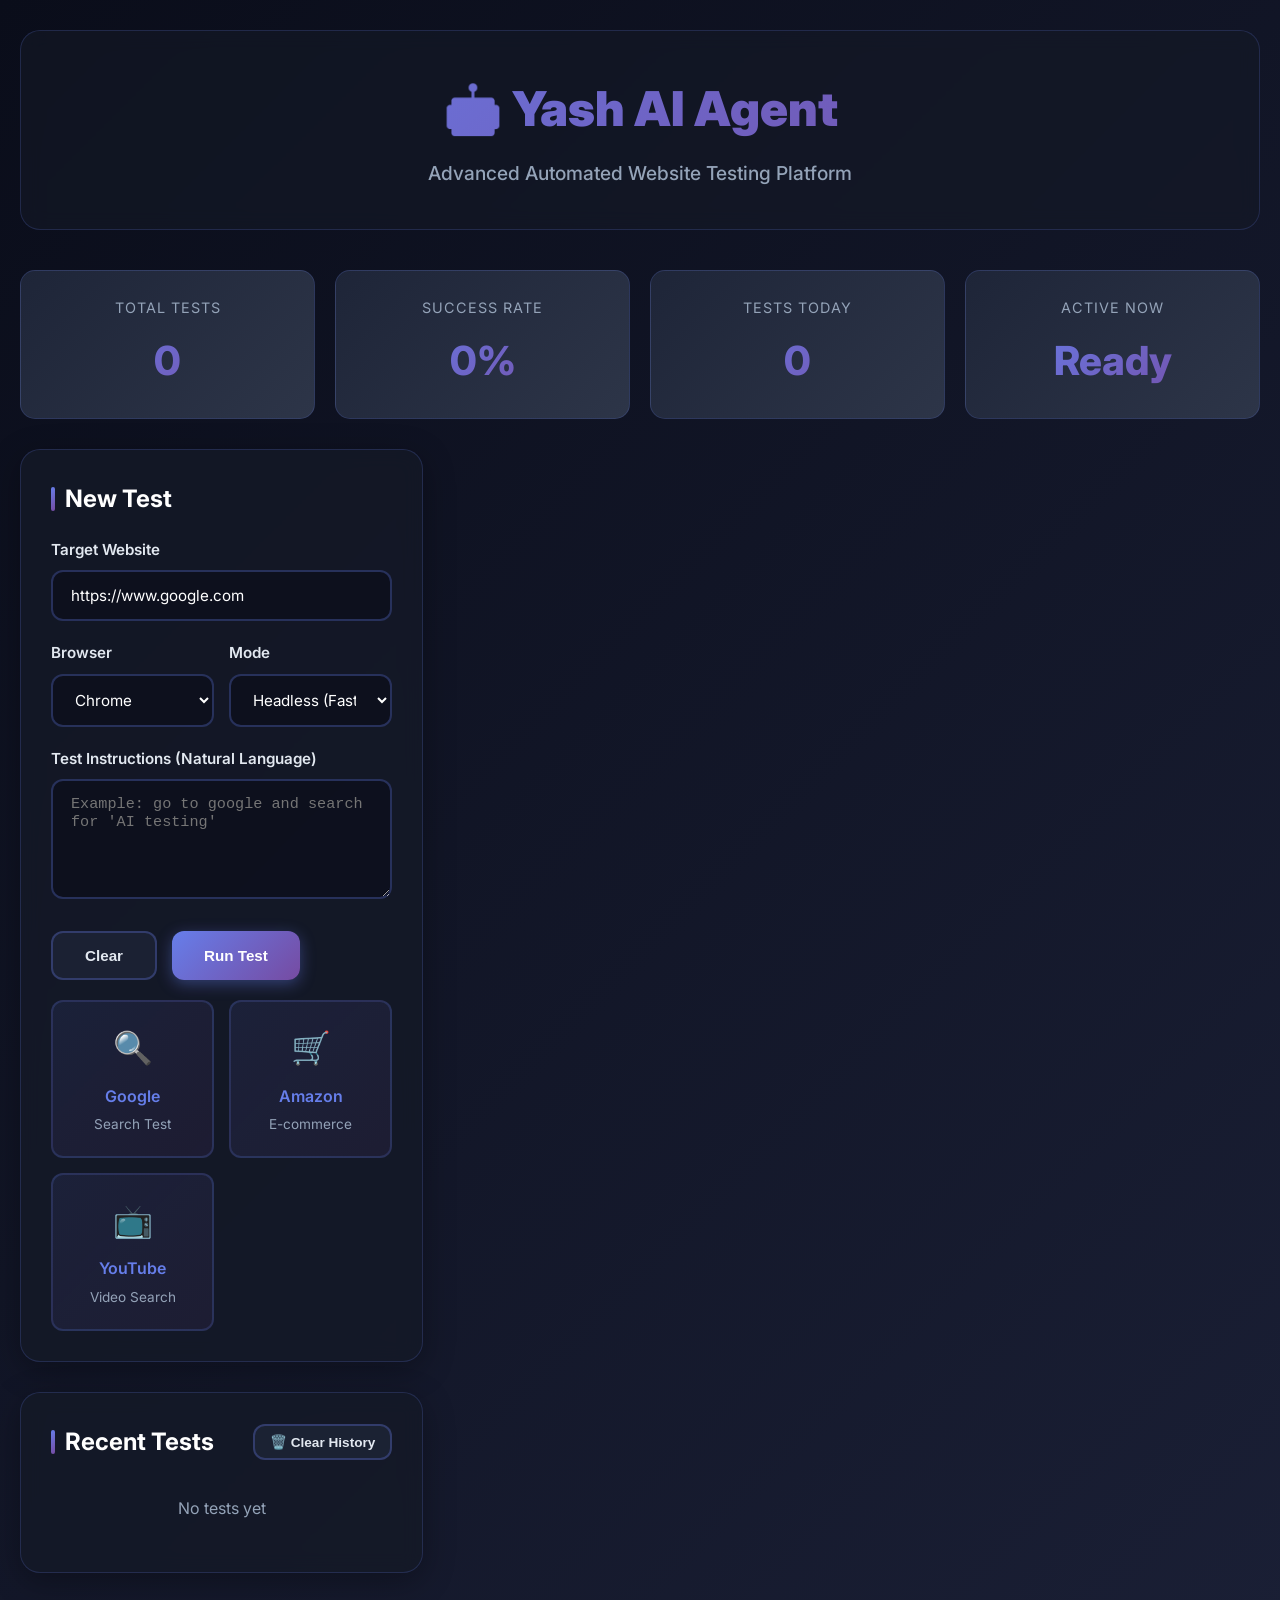
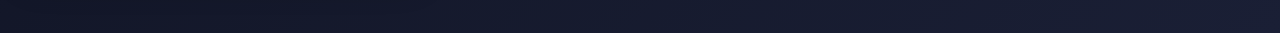
<file: templates/dashboard_advanced.html>
<!DOCTYPE html>
<html lang="en">
<head>
    <meta charset="UTF-8">
    <meta name="viewport" content="width=device-width, initial-scale=1.0">
    <title>QA-Pilot Agent - Advanced Testing Dashboard</title>
    <link href="https://fonts.googleapis.com/css2?family=Inter:wght@300;400;500;600;700;800&display=swap" rel="stylesheet">
    <style>
        * {
            margin: 0;
            padding: 0;
            box-sizing: border-box;
        }

        body {
            font-family: 'Inter', -apple-system, BlinkMacSystemFont, sans-serif;
            background: linear-gradient(135deg, #0a0d1a 0%, #1a1f35 100%);
            color: #ffffff;
            line-height: 1.6;
            min-height: 100vh;
        }

        /* Animated Background */
        .bg-animation {
            position: fixed;
            top: 0;
            left: 0;
            width: 100%;
            height: 100%;
            z-index: -1;
            opacity: 0.3;
        }

        .container {
            max-width: 1600px;
            margin: 0 auto;
            padding: 30px 20px;
        }

        /* Header */
        .header {
            text-align: center;
            margin-bottom: 40px;
            padding: 40px 20px;
            background: rgba(20, 25, 39, 0.6);
            backdrop-filter: blur(10px);
            border-radius: 20px;
            border: 1px solid rgba(102, 126, 234, 0.2);
        }

        .header h1 {
            font-size: 3rem;
            font-weight: 900;
            background: linear-gradient(135deg, #667eea 0%, #764ba2 100%);
            -webkit-background-clip: text;
            -webkit-text-fill-color: transparent;
            margin-bottom: 10px;
            animation: glow 2s ease-in-out infinite alternate;
        }

        @keyframes glow {
            from { filter: drop-shadow(0 0 20px rgba(102, 126, 234, 0.5)); }
            to { filter: drop-shadow(0 0 40px rgba(118, 75, 162, 0.8)); }
        }

        .header p {
            color: #94a3b8;
            font-size: 1.2rem;
            font-weight: 500;
        }

        /* Stats Bar */
        .stats-bar {
            display: grid;
            grid-template-columns: repeat(auto-fit, minmax(200px, 1fr));
            gap: 20px;
            margin-bottom: 30px;
        }

        .stat-box {
            background: linear-gradient(135deg, #1e2538 0%, #2d3548 100%);
            padding: 25px;
            border-radius: 15px;
            text-align: center;
            border: 1px solid rgba(102, 126, 234, 0.2);
            transition: all 0.3s;
        }

        .stat-box:hover {
            transform: translateY(-5px);
            box-shadow: 0 10px 30px rgba(102, 126, 234, 0.3);
        }

        .stat-label {
            color: #94a3b8;
            font-size: 0.9rem;
            text-transform: uppercase;
            letter-spacing: 1px;
            margin-bottom: 10px;
        }

        .stat-value {
            font-size: 2.5rem;
            font-weight: 800;
            background: linear-gradient(135deg, #667eea, #764ba2);
            -webkit-background-clip: text;
            -webkit-text-fill-color: transparent;
        }

        /* Main Grid */
        .main-grid {
            display: grid;
            grid-template-columns: 1fr 2fr;
            gap: 30px;
            margin-bottom: 30px;
        }

        /* Card Styles */
        .card {
            background: rgba(20, 25, 39, 0.8);
            backdrop-filter: blur(10px);
            border-radius: 20px;
            padding: 30px;
            border: 1px solid rgba(102, 126, 234, 0.2);
            box-shadow: 0 8px 32px rgba(0, 0, 0, 0.3);
        }

        .card-title {
            font-size: 1.5rem;
            font-weight: 700;
            margin-bottom: 20px;
            color: #fff;
            display: flex;
            align-items: center;
            gap: 10px;
        }

        .card-title::before {
            content: '';
            width: 4px;
            height: 24px;
            background: linear-gradient(135deg, #667eea, #764ba2);
            border-radius: 2px;
        }

        /* Form Styles */
        .form-group {
            margin-bottom: 20px;
        }

        .form-label {
            display: block;
            font-weight: 600;
            margin-bottom: 8px;
            color: #e2e8f0;
            font-size: 0.95rem;
        }

        .form-input, .form-select, .form-textarea {
            width: 100%;
            padding: 14px 18px;
            background: rgba(10, 13, 26, 0.6);
            border: 2px solid rgba(102, 126, 234, 0.3);
            border-radius: 12px;
            color: #fff;
            font-size: 0.95rem;
            font-family: inherit;
            transition: all 0.3s;
        }

        .form-input:focus, .form-select:focus, .form-textarea:focus {
            outline: none;
            border-color: #667eea;
            background: rgba(10, 13, 26, 0.8);
            box-shadow: 0 0 0 4px rgba(102, 126, 234, 0.1);
        }

        .form-textarea {
            min-height: 120px;
            resize: vertical;
            font-family: 'Consolas', 'Monaco', monospace;
        }

        .form-row {
            display: grid;
            grid-template-columns: 1fr 1fr;
            gap: 15px;
        }

        /* Buttons */
        .btn {
            padding: 14px 32px;
            border-radius: 12px;
            font-weight: 600;
            font-size: 0.95rem;
            cursor: pointer;
            border: none;
            transition: all 0.3s;
            display: inline-flex;
            align-items: center;
            justify-content: center;
            gap: 10px;
        }

        .btn-primary {
            background: linear-gradient(135deg, #667eea, #764ba2);
            color: white;
            box-shadow: 0 4px 15px rgba(102, 126, 234, 0.4);
        }

        .btn-primary:hover {
            transform: translateY(-3px);
            box-shadow: 0 8px 25px rgba(102, 126, 234, 0.6);
        }

        .btn-primary:disabled {
            opacity: 0.5;
            cursor: not-allowed;
            transform: none;
        }

        .btn-secondary {
            background: rgba(30, 37, 56, 0.8);
            color: #e2e8f0;
            border: 2px solid rgba(102, 126, 234, 0.3);
        }

        .btn-secondary:hover {
            background: rgba(102, 126, 234, 0.2);
            border-color: #667eea;
        }

        .form-actions {
            display: flex;
            gap: 15px;
            margin-top: 25px;
        }

        /* Quick Actions */
        .quick-actions {
            display: grid;
            grid-template-columns: repeat(auto-fit, minmax(150px, 1fr));
            gap: 15px;
            margin-top: 20px;
        }

        .quick-action {
            background: linear-gradient(135deg, rgba(102, 126, 234, 0.1), rgba(118, 75, 162, 0.1));
            padding: 20px;
            border-radius: 12px;
            cursor: pointer;
            border: 2px solid rgba(102, 126, 234, 0.2);
            transition: all 0.3s;
            text-align: center;
        }

        .quick-action:hover {
            transform: translateY(-5px);
            border-color: #667eea;
            box-shadow: 0 8px 20px rgba(102, 126, 234, 0.3);
        }

        .quick-action-icon {
            font-size: 2rem;
            margin-bottom: 10px;
        }

        .quick-action-title {
            font-weight: 600;
            color: #667eea;
            margin-bottom: 5px;
        }

        .quick-action-desc {
            font-size: 0.85rem;
            color: #94a3b8;
        }

        /* Test History */
        .history-list {
            max-height: 400px;
            overflow-y: auto;
        }

        .history-item {
            background: rgba(30, 37, 56, 0.6);
            padding: 15px;
            border-radius: 10px;
            margin-bottom: 10px;
            border-left: 4px solid #667eea;
            cursor: pointer;
            transition: all 0.3s;
        }

        .history-item:hover {
            background: rgba(102, 126, 234, 0.2);
            transform: translateX(5px);
        }

        .history-item.success {
            border-left-color: #10b981;
        }

        .history-item.failed {
            border-left-color: #ef4444;
        }

        .history-time {
            font-size: 0.8rem;
            color: #94a3b8;
        }

        .history-url {
            font-weight: 600;
            color: #e2e8f0;
            margin: 5px 0;
        }

        .history-result {
            font-size: 0.85rem;
            color: #94a3b8;
        }

        /* Results Section */
        .results {
            display: none;
        }

        .results.show {
            display: block;
        }

        .results-grid {
            display: grid;
            grid-template-columns: repeat(auto-fit, minmax(200px, 1fr));
            gap: 20px;
            margin-bottom: 30px;
        }

        .result-card {
            background: linear-gradient(135deg, #1e2538, #2d3548);
            border: 2px solid rgba(102, 126, 234, 0.3);
            border-radius: 15px;
            padding: 25px;
            text-align: center;
            transition: all 0.3s;
        }

        .result-card.success {
            border-color: #10b981;
            background: linear-gradient(135deg, rgba(16, 185, 129, 0.1), rgba(16, 185, 129, 0.05));
        }

        .result-card.error {
            border-color: #ef4444;
            background: linear-gradient(135deg, rgba(239, 68, 68, 0.1), rgba(239, 68, 68, 0.05));
        }

        .result-label {
            font-size: 0.85rem;
            color: #94a3b8;
            text-transform: uppercase;
            letter-spacing: 0.5px;
            margin-bottom: 10px;
        }

        #codeContent {
            transition: max-height 0.4s ease;
            overflow: hidden;
        }

        #codeSection pre {
            scrollbar-width: thin;
            scrollbar-color: #667eea #0a0d1a;
        }

        #codeSection pre::-webkit-scrollbar {
            width: 8px;
        }

        #codeSection pre::-webkit-scrollbar-track {
            background: #0a0d1a;
        }

        #codeSection pre::-webkit-scrollbar-thumb {
            background: #667eea;
            border-radius: 4px;
        }

        #codeSection pre::-webkit-scrollbar-thumb:hover {
            background: #7c8ef6;
        }

        .result-value {
            font-size: 3rem;
            font-weight: 800;
            color: #fff;
        }

        .result-card.success .result-value {
            color: #10b981;
        }

        .result-card.error .result-value {
            color: #ef4444;
        }

        /* Loading */
        .loading {
            display: none;
            text-align: center;
            padding: 80px 20px;
        }

        .loading.show {
            display: block;
        }

        .spinner {
            width: 80px;
            height: 80px;
            border: 6px solid rgba(102, 126, 234, 0.2);
            border-top-color: #667eea;
            border-radius: 50%;
            animation: spin 1s linear infinite;
            margin: 0 auto 30px;
        }

        @keyframes spin {
            to { transform: rotate(360deg); }
        }

        .loading-text {
            color: #94a3b8;
            font-size: 1.3rem;
            font-weight: 600;
        }

        /* Scrollbar */
        ::-webkit-scrollbar {
            width: 10px;
        }

        ::-webkit-scrollbar-track {
            background: rgba(10, 13, 26, 0.5);
        }

        ::-webkit-scrollbar-thumb {
            background: rgba(102, 126, 234, 0.5);
            border-radius: 5px;
        }

        ::-webkit-scrollbar-thumb:hover {
            background: rgba(102, 126, 234, 0.8);
        }

        @media (max-width: 1024px) {
            .main-grid {
                grid-template-columns: 1fr;
            }
        }

        @media (max-width: 768px) {
            .header h1 {
                font-size: 2rem;
            }

            .form-row {
                grid-template-columns: 1fr;
            }
        }
    </style>
</head>
<body>
    <div class="bg-animation"></div>
    
    <div class="container">
        <!-- Header -->
        <div class="header">
            <h1>🤖 Yash AI Agent</h1>
            <p>Advanced Automated Website Testing Platform</p>
        </div>

        <!-- Stats Bar -->
        <div class="stats-bar">
            <div class="stat-box">
                <div class="stat-label">Total Tests</div>
                <div class="stat-value" id="totalTests">0</div>
            </div>
            <div class="stat-box">
                <div class="stat-label">Success Rate</div>
                <div class="stat-value" id="avgSuccess">0%</div>
            </div>
            <div class="stat-box">
                <div class="stat-label">Tests Today</div>
                <div class="stat-value" id="testsToday">0</div>
            </div>
            <div class="stat-box">
                <div class="stat-label">Active Now</div>
                <div class="stat-value" id="activeStatus">Ready</div>
            </div>
        </div>

        <!-- Main Grid -->
        <div class="main-grid" id="mainGrid">
            <!-- Left Column - Test Form & History -->
            <div>
                <!-- Test Form Card -->
                <div class="card" id="testFormCard">
                    <h2 class="card-title">New Test</h2>
                    
                    <form id="testForm">
                        <div class="form-group">
                            <label class="form-label">Target Website</label>
                            <input 
                                type="text" 
                                id="url" 
                                class="form-input" 
                                placeholder="https://www.google.com"
                                value="https://www.google.com"
                                required
                            />
                        </div>

                        <div class="form-row">
                            <div class="form-group">
                                <label class="form-label">Browser</label>
                                <select id="browser" class="form-select">
                                    <option value="chromium">Chrome</option>
                                    <option value="firefox">Firefox</option>
                                    <option value="webkit">Safari</option>
                                </select>
                            </div>

                            <div class="form-group">
                                <label class="form-label">Mode</label>
                                <select id="mode" class="form-select">
                                    <option value="headless">Headless (Fast)</option>
                                    <option value="visible">Visible (Watch)</option>
                                </select>
                            </div>
                        </div>

                        <div class="form-group">
                            <label class="form-label">Test Instructions (Natural Language)</label>
                            <textarea 
                                id="instruction" 
                                class="form-textarea" 
                                placeholder="Example: go to google and search for 'AI testing'"
                                required
                            ></textarea>
                        </div>

                        <div class="form-actions">
                            <button type="button" class="btn btn-secondary" onclick="clearForm()">Clear</button>
                            <button type="submit" class="btn btn-primary" id="runBtn">
                                <span>Run Test</span>
                            </button>
                        </div>
                    </form>

                    <!-- Quick Actions -->
                    <div class="quick-actions">
                        <div class="quick-action" onclick="loadQuick('google')">
                            <div class="quick-action-icon">🔍</div>
                            <div class="quick-action-title">Google</div>
                            <div class="quick-action-desc">Search Test</div>
                        </div>
                        <div class="quick-action" onclick="loadQuick('amazon')">
                            <div class="quick-action-icon">🛒</div>
                            <div class="quick-action-title">Amazon</div>
                            <div class="quick-action-desc">E-commerce</div>
                        </div>
                        <div class="quick-action" onclick="loadQuick('youtube')">
                            <div class="quick-action-icon">📺</div>
                            <div class="quick-action-title">YouTube</div>
                            <div class="quick-action-desc">Video Search</div>
                        </div>
                    </div>
                </div>

                <!-- Test History Card -->
                <div class="card" style="margin-top: 30px;">
                    <div style="display: flex; justify-content: space-between; align-items: center; margin-bottom: 15px;">
                        <h2 class="card-title" style="margin: 0;">Recent Tests</h2>
                        <button class="btn btn-secondary" onclick="clearHistory()" style="padding: 8px 15px; font-size: 0.85rem;">
                            🗑️ Clear History
                        </button>
                    </div>
                    <div class="history-list" id="historyList">
                        <p style="color: #94a3b8; text-align: center; padding: 20px;">No tests yet</p>
                    </div>
                </div>
            </div>

            <!-- Right Column - Results -->
            <div>
                <!-- Loading -->
                <div id="loading" class="loading card">
                    <div class="spinner"></div>
                    <div class="loading-text" id="loadingText">AI Agent is working...</div>
                </div>

                <!-- Results -->
                <div id="results" class="results">
                    <button class="btn btn-secondary" onclick="showForm()" style="margin-bottom: 20px;">← New Test</button>
                    
                    <div class="card">
                        <h2 class="card-title">Test Results</h2>
                        
                        <div class="results-grid" id="resultsGrid">
                            <!-- Results will be inserted here -->
                        </div>

                        <div id="testDetails" style="margin-top: 30px;">
                            <!-- Details will be inserted here -->
                        </div>

                        <!-- Generated Code Section -->
                        <div id="codeSection" style="margin-top: 30px; display: none;">
                            <div style="background: rgba(30, 37, 56, 0.8); border-radius: 12px; overflow: hidden; border: 2px solid rgba(102, 126, 234, 0.3);">
                                <div style="display: flex; justify-content: space-between; align-items: center; padding: 15px 20px; background: rgba(102, 126, 234, 0.1); border-bottom: 1px solid rgba(102, 126, 234, 0.2); cursor: pointer;" onclick="toggleCode()">
                                    <h3 style="margin: 0; color: #667eea; font-size: 1.1rem;">
                                        <span id="codeToggleIcon">▼</span> Generated Playwright Code
                                    </h3>
                                    <button class="btn btn-secondary" onclick="event.stopPropagation(); copyCode()" style="padding: 8px 15px; font-size: 0.9rem;">
                                        📋 Copy
                                    </button>
                                </div>
                                <div id="codeContent" style="max-height: 400px; overflow-y: auto;">
                                    <pre id="generatedCode" style="margin: 0; padding: 20px; background: #0a0d1a; color: #e2e8f0; font-family: 'Courier New', monospace; font-size: 0.9rem; line-height: 1.6; white-space: pre-wrap; word-wrap: break-word;"></pre>
                                </div>
                            </div>
                        </div>

                        <div style="margin-top: 30px; display: flex; gap: 10px; flex-wrap: wrap;">
                            <button class="btn btn-secondary" onclick="downloadReport('json')" title="Download as JSON">
                                📥 Download JSON
                            </button>
                            <button class="btn btn-secondary" onclick="downloadReport('pdf')" title="Download as PDF">
                                📄 Download PDF
                            </button>
                        </div>
                    </div>
                </div>
            </div>
        </div>
    </div>

    <script>
        let currentResult = null;
        let testHistory = JSON.parse(localStorage.getItem('testHistory') || '[]');

        // Quick actions
        const quickTests = {
            google: {
                url: 'https://www.google.com',
                instruction: 'go to google.com, wait 2 seconds, then search for "AI automation testing"'
            },
            amazon: {
                url: 'https://www.amazon.com',
                instruction: 'navigate to amazon.com and wait 3 seconds'
            },
            youtube: {
                url: 'https://www.youtube.com',
                instruction: 'go to youtube.com, wait 2 seconds, then search for "playwright tutorial"'
            }
        };

        function loadQuick(type) {
            const test = quickTests[type];
            document.getElementById('url').value = test.url;
            document.getElementById('instruction').value = test.instruction;
        }

        function clearForm() {
            document.getElementById('url').value = 'https://www.google.com';
            document.getElementById('instruction').value = '';
        }

        function showForm() {
            document.getElementById('results').classList.remove('show');
            document.getElementById('testFormCard').scrollIntoView({ behavior: 'smooth' });
        }

        // Update stats
        function updateStats() {
            const total = testHistory.length;
            const successful = testHistory.filter(t => t.success).length;
            const rate = total > 0 ? ((successful / total) * 100).toFixed(0) : 0;
            
            const today = new Date().toDateString();
            const todayTests = testHistory.filter(t => new Date(t.timestamp).toDateString() === today).length;

            document.getElementById('totalTests').textContent = total;
            document.getElementById('avgSuccess').textContent = rate + '%';
            document.getElementById('testsToday').textContent = todayTests;
        }

        // Render history
        function renderHistory() {
            const list = document.getElementById('historyList');
            if (testHistory.length === 0) {
                list.innerHTML = '<p style="color: #94a3b8; text-align: center; padding: 20px;">No tests yet</p>';
                return;
            }

            list.innerHTML = testHistory.slice(-10).reverse().map(test => `
                <div class="history-item ${test.success ? 'success' : 'failed'}" onclick='loadHistoryTest(${JSON.stringify(test).replace(/'/g, "&apos;")})'>
                    <div class="history-time">${new Date(test.timestamp).toLocaleString()}</div>
                    <div class="history-url">${test.url}</div>
                    <div class="history-result">${test.passed || 0} passed, ${test.failed || 0} failed - ${test.rate || 0}%</div>
                </div>
            `).join('');
        }

        function loadHistoryTest(test) {
            currentResult = test;
            displayResults(test);
        }

        function clearHistory() {
            if (confirm('Are you sure you want to clear all test history? This action cannot be undone.')) {
                testHistory = [];
                localStorage.setItem('testHistory', JSON.stringify(testHistory));
                renderHistory();
                updateStats();
                alert('Test history cleared successfully!');
            }
        }

        // Form submission
        document.getElementById('testForm').addEventListener('submit', async (e) => {
            e.preventDefault();

            const url = document.getElementById('url').value;
            const instruction = document.getElementById('instruction').value;
            const browser = document.getElementById('browser').value;
            const mode = document.getElementById('mode').value;

            document.getElementById('testFormCard').style.display = 'none';
            document.getElementById('loading').classList.add('show');
            document.getElementById('activeStatus').textContent = 'Running';

            const runBtn = document.getElementById('runBtn');
            runBtn.disabled = true;

            try {
                const response = await fetch('/api/test', {
                    method: 'POST',
                    headers: {'Content-Type': 'application/json'},
                    body: JSON.stringify({
                        url: url,
                        instruction: instruction,
                        browser: browser,
                        headless: mode === 'headless'
                    })
                });

                const result = await response.json();
                document.getElementById('loading').classList.remove('show');
                document.getElementById('activeStatus').textContent = 'Ready';

                if (result.success) {
                    // Save to history
                    testHistory.push({
                        timestamp: new Date().toISOString(),
                        url: url,
                        instruction: instruction,
                        success: result.success,
                        passed: result.passed,
                        failed: result.failed,
                        rate: result.success_rate,
                        ...result
                    });
                    localStorage.setItem('testHistory', JSON.stringify(testHistory));
                    
                    currentResult = result;
                    displayResults(result);
                    updateStats();
                    renderHistory();
                } else {
                    alert('Test failed: ' + result.error);
                    document.getElementById('testFormCard').style.display = 'block';
                }
            } catch (error) {
                document.getElementById('loading').classList.remove('show');
                document.getElementById('activeStatus').textContent = 'Error';
                alert('Error: ' + error.message);
                document.getElementById('testFormCard').style.display = 'block';
            } finally {
                runBtn.disabled = false;
            }
        });

        function displayResults(data) {
            currentResult = data;
            
            const total = data.total_steps || 0;
            const passed = data.passed || 0;
            const failed = data.failed || 0;
            const rate = data.success_rate || 0;

            // Update metrics with better status indication
            const statusEmoji = failed > 0 ? '❌' : (passed > 0 ? '✅' : '⏳');
            const statusText = failed > 0 ? 'FAILED' : (passed > 0 ? 'PASSED' : 'PENDING');
            const statusColor = failed > 0 ? '#ef4444' : (passed > 0 ? '#10b981' : '#94a3b8');

            document.getElementById('resultsGrid').innerHTML = `
                <div class="result-card" style="border: 2px solid ${statusColor};">
                    <div class="result-label">Status</div>
                    <div class="result-value" style="color: ${statusColor}; font-size: 1.8rem;">${statusEmoji} ${statusText}</div>
                </div>
                <div class="result-card">
                    <div class="result-label">Total Steps</div>
                    <div class="result-value">${total}</div>
                </div>
                <div class="result-card success" style="border: 2px solid #10b981;">
                    <div class="result-label">Passed</div>
                    <div class="result-value" style="color: #10b981;">${passed}</div>
                </div>
                <div class="result-card error" style="border: 2px solid #ef4444;">
                    <div class="result-label">Failed</div>
                    <div class="result-value" style="color: #ef4444;">${failed}</div>
                </div>
            `;

            let detailsHTML = '';
            
            // Execution Status Summary
            if (total > 0) {
                const overallStatus = failed > 0 ? 'FAILED' : 'PASSED';
                const overallColor = failed > 0 ? '#ef4444' : '#10b981';
                const overallBg = failed > 0 ? 'rgba(239, 68, 68, 0.1)' : 'rgba(16, 185, 129, 0.1)';
                
                detailsHTML += `
                    <div style="background: ${overallBg}; padding: 20px; border-radius: 12px; margin-bottom: 25px; border: 3px solid ${overallColor};">
                        <div style="display: flex; align-items: center; gap: 15px;">
                            <div style="font-size: 3rem;">${failed > 0 ? '❌' : '✅'}</div>
                            <div>
                                <h2 style="margin: 0; color: ${overallColor}; font-size: 1.8rem;">Test ${overallStatus}</h2>
                                <p style="margin: 5px 0 0 0; color: #94a3b8; font-size: 1rem;">
                                    ${passed} of ${total} steps completed successfully (${rate.toFixed(1)}% success rate)
                                </p>
                            </div>
                        </div>
                    </div>
                `;
            }
            
            // Show test steps with status indicators
            if (data.actions && data.actions.length > 0) {
                detailsHTML += '<div style="background: rgba(30, 37, 56, 0.6); padding: 20px; border-radius: 12px; margin-bottom: 25px; border: 2px solid rgba(102, 126, 234, 0.3);">';
                detailsHTML += '<h3 style="margin-bottom: 15px; color: #667eea; font-size: 1.3rem;">📋 Test Steps Breakdown</h3>';
                
                data.actions.forEach((action, idx) => {
                    const stepNum = idx + 1;
                    const icons = {
                        'navigate': '🌐', 'search': '🔍', 'click': '👆',
                        'fill': '✏️', 'wait': '⏱️'
                    };
                    const icon = icons[action.type] || '▶️';
                    
                    // Check if this step passed or failed
                    const passedTest = data.passed_tests && data.passed_tests.find(t => t.step === stepNum);
                    const failedTest = data.failed_tests && data.failed_tests.find(t => t.step === stepNum);
                    
                    let statusBadge = '';
                    let borderColor = 'rgba(102, 126, 234, 0.5)';
                    let bgColor = 'rgba(10, 13, 26, 0.6)';
                    
                    if (passedTest) {
                        statusBadge = '<span style="background: #10b981; color: white; padding: 4px 12px; border-radius: 20px; font-size: 0.85rem; font-weight: 600; margin-left: 10px;">✓ PASSED</span>';
                        borderColor = '#10b981';
                        bgColor = 'rgba(16, 185, 129, 0.05)';
                    } else if (failedTest) {
                        statusBadge = '<span style="background: #ef4444; color: white; padding: 4px 12px; border-radius: 20px; font-size: 0.85rem; font-weight: 600; margin-left: 10px;">✗ FAILED</span>';
                        borderColor = '#ef4444';
                        bgColor = 'rgba(239, 68, 68, 0.05)';
                    }
                    
                    // Check for screenshot
                    const screenshot = (passedTest && passedTest.screenshot) || (failedTest && failedTest.screenshot);
                    
                    detailsHTML += `
                        <div style="padding: 15px; margin: 10px 0; background: ${bgColor}; border-left: 4px solid ${borderColor}; border-radius: 8px; box-shadow: 0 2px 8px rgba(0,0,0,0.2);">
                            <div style="display: flex; align-items: center; justify-content: space-between;">
                                <div style="color: #e2e8f0; font-weight: 600; font-size: 1.05rem;">
                                    ${icon} Step ${stepNum}: ${action.type.toUpperCase()}
                                </div>
                                ${statusBadge}
                            </div>
                            <div style="color: #94a3b8; font-size: 0.95rem; margin-top: 8px; padding-left: 5px;">
                                ${action.description || ''}
                            </div>
                            ${screenshot ? `
                                <div style="margin-top: 12px;">
                                    <a href="/${screenshot}" target="_blank" style="display: inline-block; padding: 8px 15px; background: rgba(102, 126, 234, 0.2); color: #667eea; border-radius: 6px; text-decoration: none; font-size: 0.9rem; border: 1px solid rgba(102, 126, 234, 0.3); transition: all 0.3s;">
                                        📸 View Screenshot
                                    </a>
                                </div>
                            ` : ''}
                            ${failedTest && failedTest.error ? `
                                <div style="margin-top: 12px; padding: 12px; background: rgba(239, 68, 68, 0.15); border-radius: 6px; border-left: 3px solid #ef4444;">
                                    <div style="color: #ef4444; font-weight: 600; font-size: 0.9rem; margin-bottom: 5px;">❌ Error Details:</div>
                                    <div style="color: #fca5a5; font-size: 0.85rem; font-family: 'Courier New', monospace;">${failedTest.error}</div>
                                </div>
                            ` : ''}
                        </div>
                    `;
                });
                detailsHTML += '</div>';
            }

            document.getElementById('testDetails').innerHTML = detailsHTML;
            
            // Show generated code section
            if (data.generated_code) {
                document.getElementById('generatedCode').textContent = data.generated_code;
                document.getElementById('codeSection').style.display = 'block';
            }
            
            document.getElementById('results').classList.add('show');
        }

        function toggleCode() {
            const content = document.getElementById('codeContent');
            const icon = document.getElementById('codeToggleIcon');
            if (content.style.maxHeight === '0px' || content.style.maxHeight === '') {
                content.style.maxHeight = '400px';
                icon.textContent = '▼';
            } else {
                content.style.maxHeight = '0px';
                icon.textContent = '▶';
            }
        }

        function downloadReport(format = 'json') {
            if (!currentResult) {
                alert('No test results to download!');
                return;
            }
            
            if (format === 'json') {
                const blob = new Blob([JSON.stringify(currentResult, null, 2)], {type: 'application/json'});
                const url = URL.createObjectURL(blob);
                const a = document.createElement('a');
                a.href = url;
                a.download = `test-report-${Date.now()}.json`;
                document.body.appendChild(a);
                a.click();
                document.body.removeChild(a);
                URL.revokeObjectURL(url);
            } else if (format === 'pdf') {
                fetch('/api/export/pdf', {
                    method: 'POST',
                    headers: {
                        'Content-Type': 'application/json'
                    },
                    body: JSON.stringify(currentResult)
                })
                .then(response => {
                    if (!response.ok) throw new Error('Export failed');
                    return response.blob();
                })
                .then(blob => {
                    const url = URL.createObjectURL(blob);
                    const a = document.createElement('a');
                    a.href = url;
                    a.download = `test-report-${Date.now()}.pdf`;
                    document.body.appendChild(a);
                    a.click();
                    document.body.removeChild(a);
                    URL.revokeObjectURL(url);
                })
                .catch(error => {
                    console.error('PDF export error:', error);
                    alert('Failed to export PDF: ' + error.message);
                });
            }
        }

        function copyCode() {
            if (!currentResult || !currentResult.generated_code) {
                alert('No code to copy!');
                return;
            }
            navigator.clipboard.writeText(currentResult.generated_code).then(() => {
                const btn = event.target;
                const originalText = btn.innerHTML;
                btn.innerHTML = '✓ Copied!';
                btn.style.background = '#10b981';
                setTimeout(() => {
                    btn.innerHTML = originalText;
                    btn.style.background = '';
                }, 2000);
            }).catch(err => {
                alert('Failed to copy code: ' + err);
            });
        }

        // Initialize
        updateStats();
        renderHistory();
    </script>
</body>
</html>
</file>
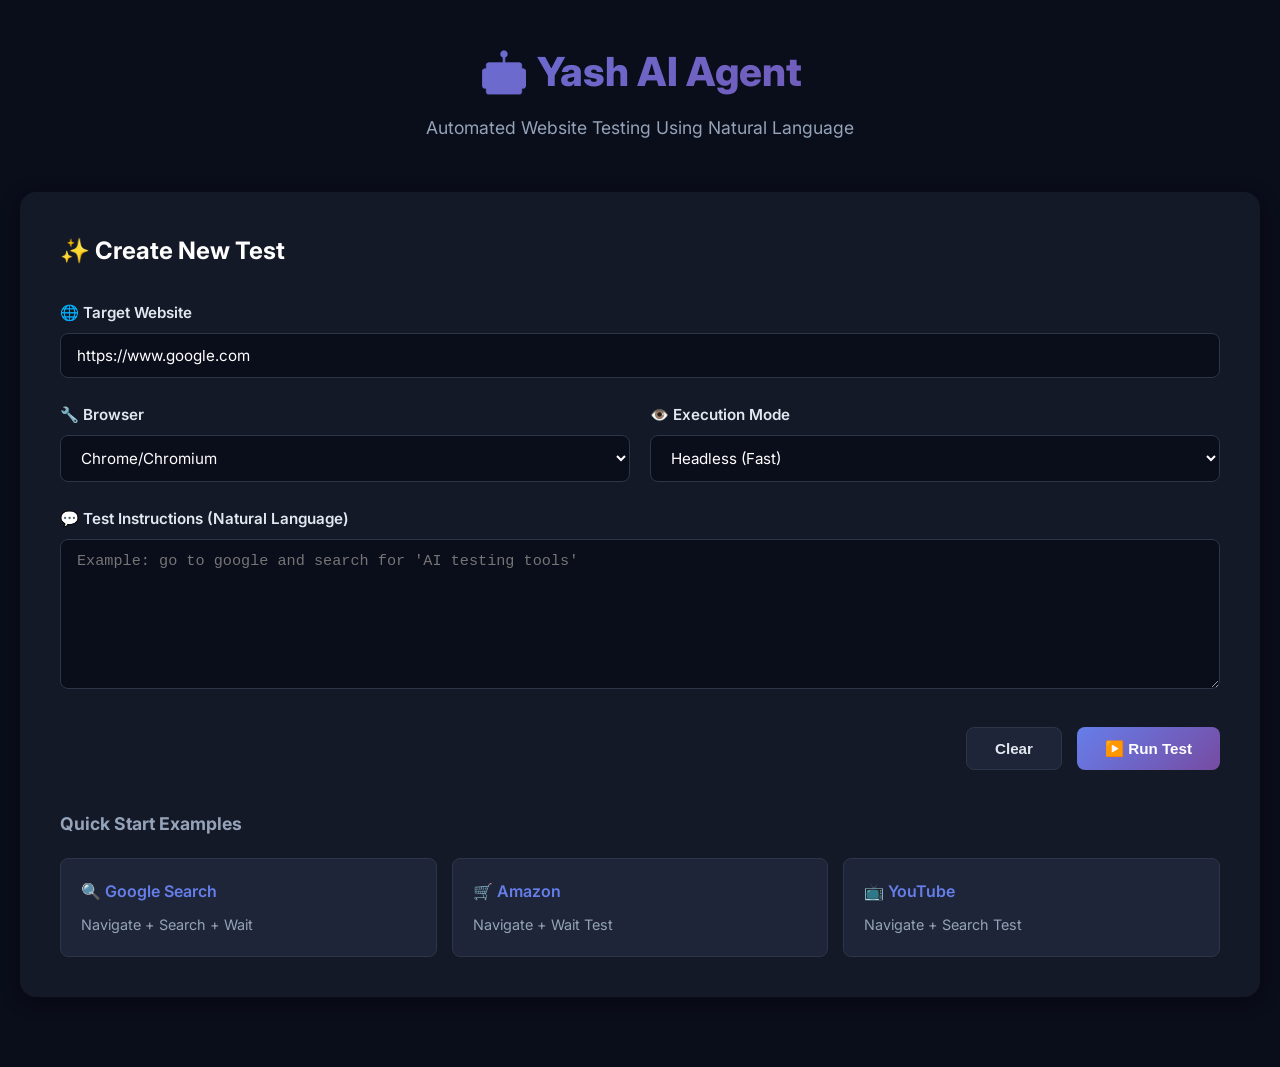
<file: templates/dashboard_clean.html>
<!DOCTYPE html>
<html lang="en">
<head>
    <meta charset="UTF-8">
    <meta name="viewport" content="width=device-width, initial-scale=1.0">
    <title>QA-Pilot Agent - Testing Dashboard</title>
    <link href="https://fonts.googleapis.com/css2?family=Inter:wght@300;400;500;600;700;800&display=swap" rel="stylesheet">
    <style>
        * {
            margin: 0;
            padding: 0;
            box-sizing: border-box;
        }

        body {
            font-family: 'Inter', -apple-system, BlinkMacSystemFont, sans-serif;
            background: #0a0d1a;
            color: #ffffff;
            line-height: 1.6;
        }

        .container {
            max-width: 1400px;
            margin: 0 auto;
            padding: 40px 20px;
        }

        /* Header */
        .header {
            text-align: center;
            margin-bottom: 50px;
        }

        .header h1 {
            font-size: 2.5rem;
            font-weight: 800;
            background: linear-gradient(135deg, #667eea 0%, #764ba2 100%);
            -webkit-background-clip: text;
            -webkit-text-fill-color: transparent;
            margin-bottom: 10px;
        }

        .header p {
            color: #94a3b8;
            font-size: 1.1rem;
        }

        /* Main Card */
        .card {
            background: #141927;
            border-radius: 16px;
            padding: 40px;
            box-shadow: 0 4px 20px rgba(0, 0, 0, 0.3);
            margin-bottom: 30px;
        }

        .card-title {
            font-size: 1.5rem;
            font-weight: 700;
            margin-bottom: 30px;
            color: #fff;
        }

        /* Form Styles */
        .form-group {
            margin-bottom: 25px;
        }

        .form-label {
            display: block;
            font-weight: 600;
            margin-bottom: 8px;
            color: #e2e8f0;
            font-size: 0.95rem;
        }

        .form-input, .form-select, .form-textarea {
            width: 100%;
            padding: 12px 16px;
            background: #0a0d1a;
            border: 1px solid #2d3548;
            border-radius: 8px;
            color: #fff;
            font-size: 0.95rem;
            font-family: inherit;
            transition: all 0.3s;
        }

        .form-input:focus, .form-select:focus, .form-textarea:focus {
            outline: none;
            border-color: #667eea;
            box-shadow: 0 0 0 3px rgba(102, 126, 234, 0.1);
        }

        .form-textarea {
            min-height: 150px;
            resize: vertical;
            font-family: 'Consolas', 'Monaco', monospace;
        }

        .form-row {
            display: grid;
            grid-template-columns: 1fr 1fr;
            gap: 20px;
        }

        /* Buttons */
        .btn {
            padding: 12px 28px;
            border-radius: 8px;
            font-weight: 600;
            font-size: 0.95rem;
            cursor: pointer;
            border: none;
            transition: all 0.3s;
            display: inline-flex;
            align-items: center;
            gap: 8px;
        }

        .btn-primary {
            background: linear-gradient(135deg, #667eea, #764ba2);
            color: white;
        }

        .btn-primary:hover {
            transform: translateY(-2px);
            box-shadow: 0 6px 20px rgba(102, 126, 234, 0.4);
        }

        .btn-primary:disabled {
            opacity: 0.6;
            cursor: not-allowed;
            transform: none;
        }

        .btn-secondary {
            background: #1e2538;
            color: #e2e8f0;
            border: 1px solid #2d3548;
        }

        .btn-secondary:hover {
            background: #2d3548;
        }

        .form-actions {
            display: flex;
            gap: 15px;
            justify-content: flex-end;
            margin-top: 30px;
        }

        /* Results */
        .results {
            display: none;
        }

        .results.show {
            display: block;
        }

        .stats-grid {
            display: grid;
            grid-template-columns: repeat(auto-fit, minmax(200px, 1fr));
            gap: 20px;
            margin-bottom: 30px;
        }

        .stat-card {
            background: #0a0d1a;
            border: 2px solid #2d3548;
            border-radius: 12px;
            padding: 25px;
            text-align: center;
            transition: all 0.3s;
        }

        .stat-card:hover {
            transform: translateY(-3px);
            border-color: #667eea;
        }

        .stat-card.success {
            border-color: #10b981;
        }

        .stat-card.error {
            border-color: #ef4444;
        }

        .stat-label {
            font-size: 0.85rem;
            color: #94a3b8;
            text-transform: uppercase;
            letter-spacing: 0.5px;
            margin-bottom: 10px;
        }

        .stat-value {
            font-size: 2.5rem;
            font-weight: 800;
            color: #fff;
        }

        .stat-card.success .stat-value {
            color: #10b981;
        }

        .stat-card.error .stat-value {
            color: #ef4444;
        }

        /* Test Details */
        .test-details {
            margin-top: 30px;
        }

        .test-item {
            background: #0a0d1a;
            border-left: 4px solid #667eea;
            border-radius: 8px;
            padding: 20px;
            margin-bottom: 15px;
        }

        .test-item.passed {
            border-left-color: #10b981;
        }

        .test-item.failed {
            border-left-color: #ef4444;
        }

        .test-item-header {
            font-weight: 600;
            margin-bottom: 8px;
            color: #fff;
        }

        .test-item-desc {
            color: #94a3b8;
            font-size: 0.9rem;
        }

        .test-item-error {
            margin-top: 10px;
            padding: 10px;
            background: rgba(239, 68, 68, 0.1);
            border-radius: 6px;
            color: #ef4444;
            font-size: 0.9rem;
        }

        /* Loading */
        .loading {
            display: none;
            text-align: center;
            padding: 60px 20px;
        }

        .loading.show {
            display: block;
        }

        .spinner {
            width: 60px;
            height: 60px;
            border: 4px solid #2d3548;
            border-top-color: #667eea;
            border-radius: 50%;
            animation: spin 1s linear infinite;
            margin: 0 auto 20px;
        }

        @keyframes spin {
            to { transform: rotate(360deg); }
        }

        .loading-text {
            color: #94a3b8;
            font-size: 1.1rem;
        }

        /* Code Display */
        .code-section {
            margin-top: 30px;
        }

        .code-toggle {
            background: #1e2538;
            padding: 15px 20px;
            border-radius: 8px;
            cursor: pointer;
            display: flex;
            justify-content: space-between;
            align-items: center;
            margin-bottom: 15px;
        }

        .code-toggle:hover {
            background: #2d3548;
        }

        .code-content {
            display: none;
            background: #0a0d1a;
            padding: 20px;
            border-radius: 8px;
            overflow-x: auto;
        }

        .code-content.show {
            display: block;
        }

        .code-content pre {
            color: #94a3b8;
            font-family: 'Consolas', 'Monaco', monospace;
            font-size: 0.9rem;
            line-height: 1.6;
        }

        /* Examples */
        .examples {
            display: grid;
            grid-template-columns: repeat(auto-fit, minmax(250px, 1fr));
            gap: 15px;
            margin-top: 20px;
        }

        .example-card {
            background: #1e2538;
            padding: 20px;
            border-radius: 8px;
            cursor: pointer;
            transition: all 0.3s;
            border: 1px solid #2d3548;
        }

        .example-card:hover {
            transform: translateY(-3px);
            border-color: #667eea;
            box-shadow: 0 8px 20px rgba(102, 126, 234, 0.2);
        }

        .example-title {
            font-weight: 600;
            margin-bottom: 8px;
            color: #667eea;
        }

        .example-desc {
            font-size: 0.9rem;
            color: #94a3b8;
        }

        /* Back Button */
        .back-btn {
            margin-bottom: 20px;
        }

        @media (max-width: 768px) {
            .form-row {
                grid-template-columns: 1fr;
            }

            .header h1 {
                font-size: 2rem;
            }

            .stats-grid {
                grid-template-columns: 1fr;
            }
        }
    </style>
</head>
<body>
    <div class="container">
        <!-- Header -->
        <div class="header">
            <h1>🤖 Yash AI Agent</h1>
            <p>Automated Website Testing Using Natural Language</p>
        </div>

        <!-- Test Form -->
        <div id="test-form-section" class="card">
            <h2 class="card-title">✨ Create New Test</h2>
            
            <form id="testForm">
                <div class="form-group">
                    <label class="form-label">🌐 Target Website</label>
                    <input 
                        type="text" 
                        id="url" 
                        class="form-input" 
                        placeholder="https://www.google.com"
                        value="https://www.google.com"
                        required
                    />
                </div>

                <div class="form-row">
                    <div class="form-group">
                        <label class="form-label">🔧 Browser</label>
                        <select id="browser" class="form-select">
                            <option value="chromium">Chrome/Chromium</option>
                            <option value="firefox">Firefox</option>
                            <option value="webkit">Safari/WebKit</option>
                        </select>
                    </div>

                    <div class="form-group">
                        <label class="form-label">👁️ Execution Mode</label>
                        <select id="mode" class="form-select">
                            <option value="headless">Headless (Fast)</option>
                            <option value="visible">Visible Browser (Watch)</option>
                        </select>
                    </div>
                </div>

                <div class="form-group">
                    <label class="form-label">💬 Test Instructions (Natural Language)</label>
                    <textarea 
                        id="instruction" 
                        class="form-textarea" 
                        placeholder="Example: go to google and search for 'AI testing tools'"
                        required
                    ></textarea>
                </div>

                <div class="form-actions">
                    <button type="button" class="btn btn-secondary" onclick="clearForm()">Clear</button>
                    <button type="submit" class="btn btn-primary" id="runBtn">
                        <span>▶️ Run Test</span>
                    </button>
                </div>
            </form>

            <!-- Quick Examples -->
            <div style="margin-top: 40px;">
                <h3 style="font-size: 1.1rem; margin-bottom: 15px; color: #94a3b8;">Quick Start Examples</h3>
                <div class="examples">
                    <div class="example-card" onclick="loadExample('google')">
                        <div class="example-title">🔍 Google Search</div>
                        <div class="example-desc">Navigate + Search + Wait</div>
                    </div>
                    <div class="example-card" onclick="loadExample('amazon')">
                        <div class="example-title">🛒 Amazon</div>
                        <div class="example-desc">Navigate + Wait Test</div>
                    </div>
                    <div class="example-card" onclick="loadExample('youtube')">
                        <div class="example-title">📺 YouTube</div>
                        <div class="example-desc">Navigate + Search Test</div>
                    </div>
                </div>
            </div>
        </div>

        <!-- Loading -->
        <div id="loading" class="loading card">
            <div class="spinner"></div>
            <div class="loading-text" id="loadingText">🤖 AI Agent is working...</div>
        </div>

        <!-- Results -->
        <div id="results" class="results">
            <button class="btn btn-secondary back-btn" onclick="showForm()">← New Test</button>
            
            <div class="card">
                <h2 class="card-title">📊 Test Results</h2>
                
                <div class="stats-grid" id="stats">
                    <!-- Stats will be inserted here -->
                </div>

                <div class="test-details" id="testDetails">
                    <!-- Test details will be inserted here -->
                </div>

                <div class="code-section">
                    <div class="code-toggle" onclick="toggleCode()">
                        <span style="font-weight: 600;">🔍 View Generated Code</span>
                        <span id="codeArrow">▼</span>
                    </div>
                    <div class="code-content" id="codeContent">
                        <pre id="generatedCode"></pre>
                    </div>
                </div>
            </div>
        </div>
    </div>

    <script>
        const examples = {
            google: {
                url: 'https://www.google.com',
                instruction: 'go to google.com, wait 2 seconds, then search for "AI automation testing"'
            },
            amazon: {
                url: 'https://www.amazon.com',
                instruction: 'navigate to amazon.com and wait 3 seconds'
            },
            youtube: {
                url: 'https://www.youtube.com',
                instruction: 'go to youtube.com, wait 2 seconds, then search for "playwright tutorial"'
            }
        };

        function loadExample(type) {
            const example = examples[type];
            document.getElementById('url').value = example.url;
            document.getElementById('instruction').value = example.instruction;
        }

        function clearForm() {
            document.getElementById('url').value = 'https://www.google.com';
            document.getElementById('instruction').value = '';
        }

        function showForm() {
            document.getElementById('results').classList.remove('show');
            document.getElementById('test-form-section').style.display = 'block';
        }

        function toggleCode() {
            const content = document.getElementById('codeContent');
            const arrow = document.getElementById('codeArrow');
            content.classList.toggle('show');
            arrow.textContent = content.classList.contains('show') ? '▲' : '▼';
        }

        document.getElementById('testForm').addEventListener('submit', async (e) => {
            e.preventDefault();

            const url = document.getElementById('url').value;
            const instruction = document.getElementById('instruction').value;
            const browser = document.getElementById('browser').value;
            const mode = document.getElementById('mode').value;

            // Hide form, show loading
            document.getElementById('test-form-section').style.display = 'none';
            document.getElementById('loading').classList.add('show');

            const runBtn = document.getElementById('runBtn');
            runBtn.disabled = true;

            try {
                const response = await fetch('/api/test', {
                    method: 'POST',
                    headers: {'Content-Type': 'application/json'},
                    body: JSON.stringify({
                        url: url,
                        instruction: instruction,
                        browser: browser,
                        headless: mode === 'headless'
                    })
                });

                const result = await response.json();

                // Hide loading
                document.getElementById('loading').classList.remove('show');

                if (result.success) {
                    displayResults(result.data);
                } else {
                    alert('Test failed: ' + result.error);
                    showForm();
                }
            } catch (error) {
                document.getElementById('loading').classList.remove('show');
                console.error('Fetch error:', error);
                alert('Error connecting to server: ' + error.message + '\n\nMake sure the server is running on http://localhost:5000');
                showForm();
            } finally {
                runBtn.disabled = false;
            }
        });

        function displayResults(data) {
            const total = data.total_steps || 0;
            const passed = data.passed || 0;
            const failed = data.failed || 0;
            const rate = data.success_rate || 0;

            // Stats
            document.getElementById('stats').innerHTML = `
                <div class="stat-card">
                    <div class="stat-label">Total Steps</div>
                    <div class="stat-value">${total}</div>
                </div>
                <div class="stat-card success">
                    <div class="stat-label">Passed</div>
                    <div class="stat-value">${passed}</div>
                </div>
                <div class="stat-card error">
                    <div class="stat-label">Failed</div>
                    <div class="stat-value">${failed}</div>
                </div>
                <div class="stat-card">
                    <div class="stat-label">Success Rate</div>
                    <div class="stat-value">${rate.toFixed(1)}%</div>
                </div>
            `;

            // Test Details - Show planned actions AND execution results
            let detailsHTML = '';
            
            // Show parsed actions first
            if (data.actions && data.actions.length > 0) {
                detailsHTML += '<div style="background: #1e2538; padding: 20px; border-radius: 12px; margin-bottom: 25px;">';
                detailsHTML += '<h3 style="margin-bottom: 15px; color: #667eea;">📋 Planned Test Steps</h3>';
                data.actions.forEach((action, idx) => {
                    const icons = {
                        'navigate': '🌐',
                        'search': '🔍',
                        'click': '👆',
                        'fill': '✏️',
                        'wait': '⏱️',
                        'assert_text': '✓',
                        'assert_url': '🔗'
                    };
                    const icon = icons[action.type] || '▶️';
                    const desc = action.description || action.target || action.value || '';
                    detailsHTML += `
                        <div style="padding: 10px; margin: 8px 0; background: #0a0d1a; border-left: 3px solid #667eea; border-radius: 6px;">
                            <div style="color: #e2e8f0; font-weight: 500;">${icon} Step ${idx + 1}: ${action.type.toUpperCase()}</div>
                            <div style="color: #94a3b8; font-size: 0.9rem; margin-top: 4px;">${desc}</div>
                        </div>
                    `;
                });
                detailsHTML += '</div>';
            }
            
            // Show execution results
            detailsHTML += '<h3 style="margin-bottom: 15px;">🎯 Execution Results</h3>';
            
            if (data.passed_tests && data.passed_tests.length > 0) {
                data.passed_tests.forEach(test => {
                    const actionText = test.action || 'unknown';
                    const desc = test.description || 'Completed successfully';
                    const value = test.value ? ` → "${test.value}"` : '';
                    detailsHTML += `
                        <div class="test-item passed">
                            <div class="test-item-header">✅ Step ${test.step}: ${actionText.toUpperCase()}${value}</div>
                            <div class="test-item-desc">${desc}</div>
                        </div>
                    `;
                });
            }

            if (data.failed_tests && data.failed_tests.length > 0) {
                data.failed_tests.forEach(test => {
                    detailsHTML += `
                        <div class="test-item failed">
                            <div class="test-item-header">❌ Step ${test.step}: ${test.action || 'Unknown'}</div>
                            <div class="test-item-desc">${test.description || 'Failed'}</div>
                            ${test.error ? `<div class="test-item-error">💥 Error: ${test.error}</div>` : ''}
                        </div>
                    `;
                });
            }

            document.getElementById('testDetails').innerHTML = detailsHTML;

            // Generated Code
            if (data.generated_code) {
                document.getElementById('generatedCode').textContent = data.generated_code;
            }

            // Show results
            document.getElementById('results').classList.add('show');
        }
    </script>
</body>
</html>
</file>
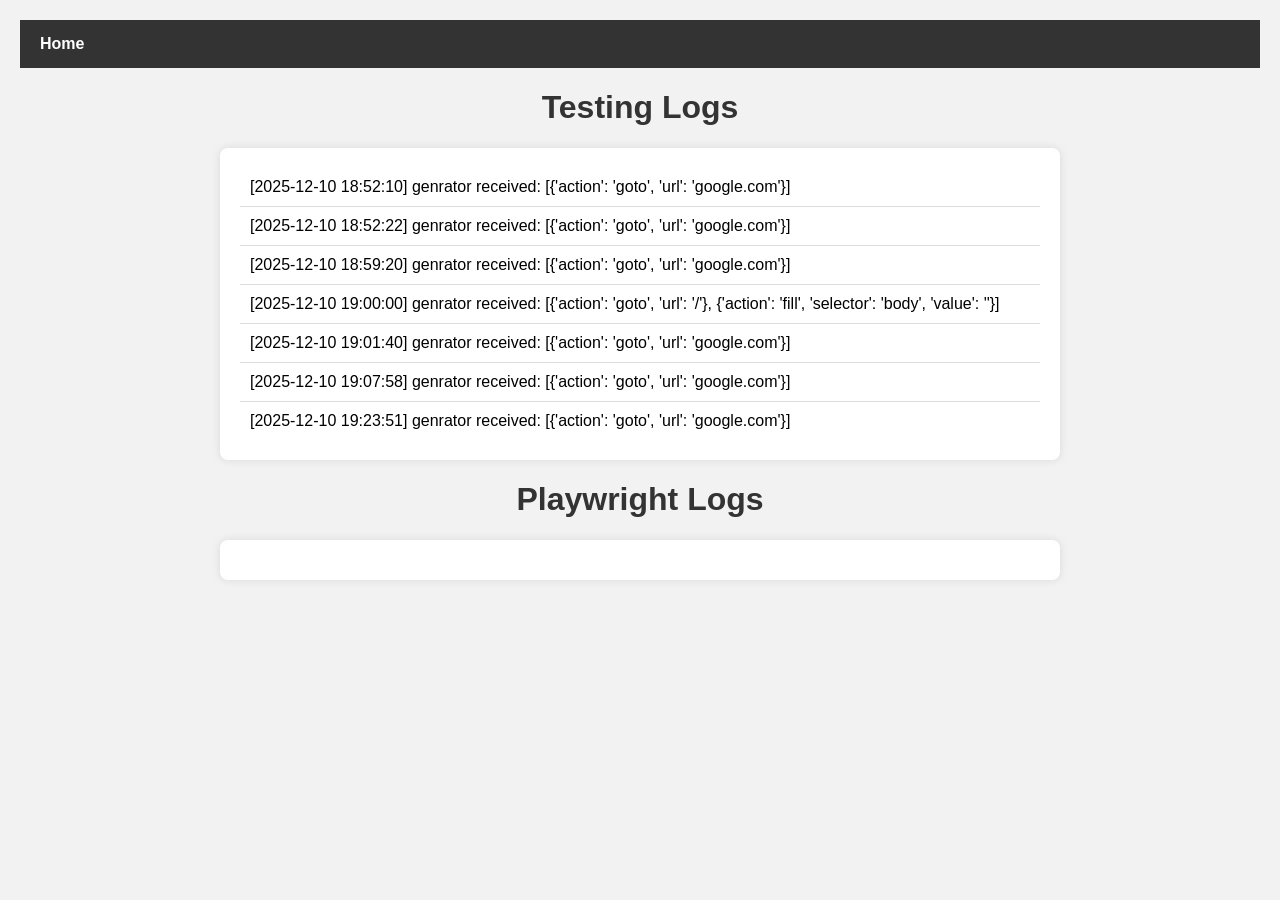
<file: templates/logs.html>
<!DOCTYPE html>
<html lang="en">

<head>
    <meta charset="UTF-8" />
    <meta name="viewport" content="width=device-width, initial-scale=1.0" />
    <title>Logs Viewer</title>
    <style>
        .page-transition {
            opacity: 0;
            transition: opacity 0.4s ease;
        }


        .page-transition.active {
            opacity: 1;
        }

        body {
            font-family: Arial, sans-serif;
            background: #f2f2f2;
            margin: 0;
            padding: 20px;
        }

        header {
            background: #333;
            color: #fff;
            padding: 15px 20px;
        }

        nav {
            display: flex;
            gap: 20px;
        }

        nav a {
            color: white;
            text-decoration: none;
            font-weight: bold;
        }

        nav a:hover {

            color: aqua;
            transform: scale(1.15);
            transition: 0.6s ease;
        }

        h1 {
            text-align: center;
            color: #333;
        }

        .log-container {
            background: #fff;
            padding: 20px;
            border-radius: 8px;
            box-shadow: 0 0 10px rgba(0, 0, 0, 0.1);
            max-width: 800px;
            margin: auto;
        }

        .log-container2 {
            background: #fff;
            padding: 20px;
            border-radius: 8px;
            box-shadow: 0 0 10px rgba(0, 0, 0, 0.1);
            max-width: 800px;
            margin: auto;
        }

        .log-entry {
            padding: 10px;
            border-bottom: 1px solid #ddd;
            white-space: pre-wrap;
            word-break: break-word;
        }

        .log-entry:last-child {
            border-bottom: none;
        }
    </style>
</head>

<body>
    <div id="page" class="page-transition">
        <header>
            <nav>
                <a href="/">Home</a>
            </nav>
        </header>
        <h1>Testing Logs</h1>
        <div class="log-container" id="logBox">
            Loading logs...
        </div>

        <h1>Playwright Logs</h1>
        <div class="log-container2" id="playwright">
        </div>
    </div>

    <script>
        async function loadLogs() {
            try {
                const response = await fetch('/logs/logs.json');
                const data = await response.json();

                const logBox = document.getElementById('logBox');
                logBox.innerHTML = '';


                if (!Array.isArray(data) || data.length === 0) {
                    logBox.innerHTML = '<p>No logs found.</p>';
                    return;
                }

                data.forEach(log => {
                    const div = document.createElement('div');
                    div.classList.add('log-entry');
                    div.textContent = `[${log.timestamp}] ${log.entry}`;
                    logBox.appendChild(div);
                });

            } catch (error) {
                console.error('Error loading logs:', error);
                document.getElementById('logBox').innerHTML = '<p>Error loading logs.</p>';
            }
        }


        //bootstrap

        loadLogs();


        //animation
        document.addEventListener("DOMContentLoaded", () => {
            const page = document.getElementById("page");

            // Fade in when page loads
            requestAnimationFrame(() => {
                page.classList.add("active");
            });

            // Fade out when clicking nav links
            document.querySelectorAll("a").forEach(link => {
                link.addEventListener("click", e => {
                    const href = link.getAttribute("href");

                    // skip anchors, empty hrefs, JS links
                    if (!href || href.startsWith("#") || link.hasAttribute("download"))
                        return;

                    e.preventDefault(); // stop immediate routing

                    page.classList.remove("active"); // fade out

                    setTimeout(() => {
                        window.location.href = href;
                    }, 350); // delay so fade-out completes
                });
            });
        });
    </script>
</body>

</html>
</file>
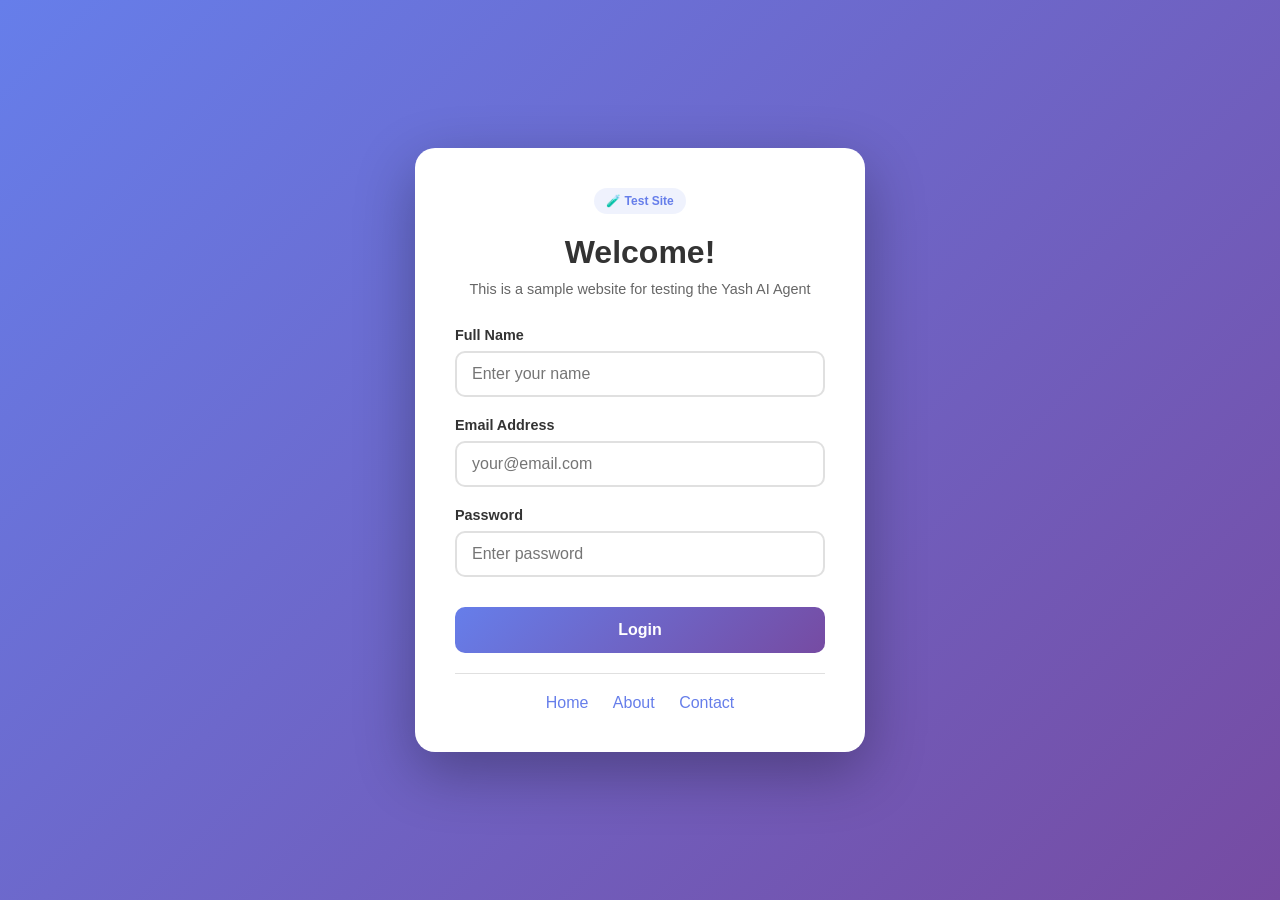
<file: templates/test_site.html>
<!DOCTYPE html>
<html lang="en">
<head>
    <meta charset="UTF-8">
    <meta name="viewport" content="width=device-width, initial-scale=1.0">
    <title>Sample Test Site - QA-Pilot Agent</title>
    <style>
        * {
            margin: 0;
            padding: 0;
            box-sizing: border-box;
        }
        
        body {
            font-family: 'Segoe UI', Tahoma, Geneva, Verdana, sans-serif;
            background: linear-gradient(135deg, #667eea 0%, #764ba2 100%);
            min-height: 100vh;
            display: flex;
            justify-content: center;
            align-items: center;
            padding: 20px;
        }
        
        .container {
            background: white;
            border-radius: 20px;
            box-shadow: 0 20px 60px rgba(0, 0, 0, 0.3);
            padding: 40px;
            max-width: 450px;
            width: 100%;
        }
        
        .header {
            text-align: center;
            margin-bottom: 30px;
        }
        
        .header h1 {
            color: #333;
            font-size: 2rem;
            margin-bottom: 10px;
        }
        
        .header p {
            color: #666;
            font-size: 0.9rem;
        }
        
        .form-group {
            margin-bottom: 20px;
        }
        
        label {
            display: block;
            color: #333;
            font-weight: 600;
            margin-bottom: 8px;
            font-size: 0.9rem;
        }
        
        input[type="text"],
        input[type="email"],
        input[type="password"] {
            width: 100%;
            padding: 12px 15px;
            border: 2px solid #e0e0e0;
            border-radius: 10px;
            font-size: 1rem;
            transition: all 0.3s;
        }
        
        input:focus {
            outline: none;
            border-color: #667eea;
            box-shadow: 0 0 0 4px rgba(102, 126, 234, 0.1);
        }
        
        button {
            width: 100%;
            padding: 14px;
            background: linear-gradient(135deg, #667eea, #764ba2);
            color: white;
            border: none;
            border-radius: 10px;
            font-size: 1rem;
            font-weight: 600;
            cursor: pointer;
            transition: transform 0.2s;
            margin-top: 10px;
        }
        
        button:hover {
            transform: translateY(-2px);
            box-shadow: 0 6px 20px rgba(102, 126, 234, 0.4);
        }
        
        button:active {
            transform: translateY(0);
        }
        
        .success-message {
            display: none;
            background: #10b981;
            color: white;
            padding: 15px;
            border-radius: 10px;
            text-align: center;
            margin-top: 20px;
            font-weight: 600;
        }
        
        .nav-links {
            text-align: center;
            margin-top: 20px;
            padding-top: 20px;
            border-top: 1px solid #e0e0e0;
        }
        
        .nav-links a {
            color: #667eea;
            text-decoration: none;
            margin: 0 10px;
            font-weight: 500;
        }
        
        .nav-links a:hover {
            text-decoration: underline;
        }
        
        .badge {
            display: inline-block;
            background: rgba(102, 126, 234, 0.1);
            color: #667eea;
            padding: 6px 12px;
            border-radius: 20px;
            font-size: 0.75rem;
            font-weight: 600;
            margin-bottom: 20px;
        }
    </style>
</head>
<body>
    <div class="container">
        <div class="header">
            <span class="badge">🧪 Test Site</span>
            <h1>Welcome!</h1>
            <p>This is a sample website for testing the Yash AI Agent</p>
        </div>
        
        <form id="test-form">
            <div class="form-group">
                <label for="name">Full Name</label>
                <input type="text" id="name" name="name" placeholder="Enter your name" required>
            </div>
            
            <div class="form-group">
                <label for="email">Email Address</label>
                <input type="email" id="email" name="email" placeholder="your@email.com" required>
            </div>
            
            <div class="form-group">
                <label for="password">Password</label>
                <input type="password" id="password" name="password" placeholder="Enter password" required>
            </div>
            
            <button type="submit" id="submit-btn">Login</button>
        </form>
        
        <div class="success-message" id="success-message">
            ✅ Login successful! Welcome back.
        </div>
        
        <div class="nav-links">
            <a href="#" id="home-link">Home</a>
            <a href="#" id="about-link">About</a>
            <a href="#" id="contact-link">Contact</a>
        </div>
    </div>
    
    <script>
        document.getElementById('test-form').addEventListener('submit', function(e) {
            e.preventDefault();
            
            const email = document.getElementById('email').value;
            const password = document.getElementById('password').value;
            
            // Simulate form submission
            setTimeout(() => {
                document.getElementById('test-form').style.display = 'none';
                document.getElementById('success-message').style.display = 'block';
            }, 500);
        });
        
        // Handle navigation clicks
        document.getElementById('about-link').addEventListener('click', function(e) {
            e.preventDefault();
            alert('About Us\n\nThis is a demo website created for testing the Yash AI Agent automated testing system.');
        });
        
        document.getElementById('home-link').addEventListener('click', function(e) {
            e.preventDefault();
            location.reload();
        });
        
        document.getElementById('contact-link').addEventListener('click', function(e) {
            e.preventDefault();
            alert('Contact Us\n\nEmail: test@example.com\nPhone: (123) 456-7890');
        });
    </script>
</body>
</html>
</file>
